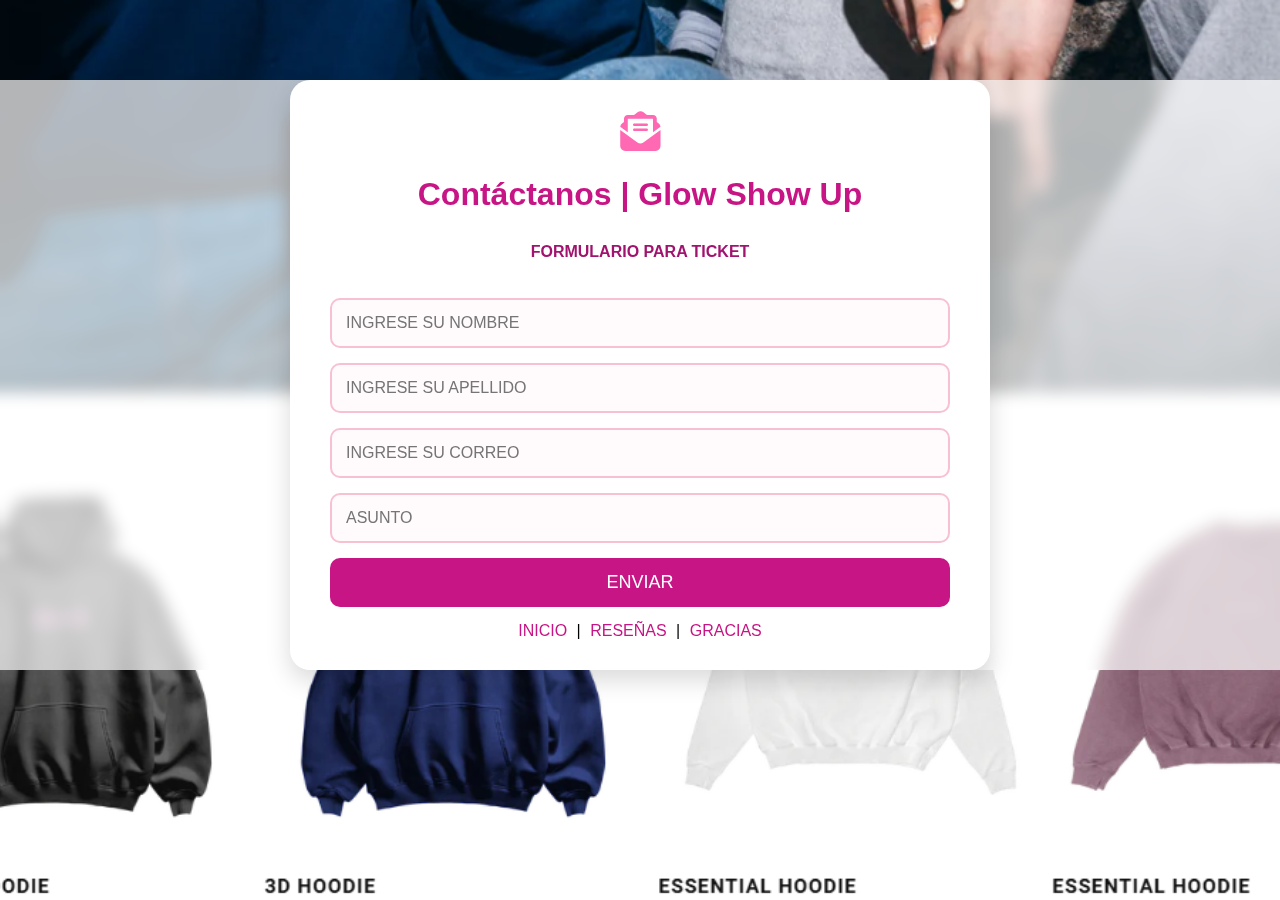
<file: contacto.html>
<!DOCTYPE html>
<html lang="es">
<head>
  <meta charset="UTF-8">
  <title>Contacto | Glow Show Up</title>
  <meta name="viewport" content="width=device-width, initial-scale=1.0">
  <link rel="stylesheet" href="https://cdnjs.cloudflare.com/ajax/libs/font-awesome/6.5.0/css/all.min.css">
  <style>
    * {
      box-sizing: border-box;
    }

    body {
      font-family: 'Segoe UI', sans-serif;
      background: url('imagenes/fondocontacto.png') no-repeat center center fixed;
      background-size: cover;
      margin: 0;
      padding: 0;
      position: relative;
    }

    body::before {
      content: "";
      position: absolute;
      top: 0; left: 0;
      width: 100%; height: 100%;
      background: rgba(255, 255, 255, 0.7); 
      backdrop-filter: blur(8px); 
      z-index: 0;
    }

    .formulario-contacto {
      position: relative;
      z-index: 1;
      background: #fff;
      padding: 30px 40px;
      border-radius: 20px;
      box-shadow: 0 10px 25px rgba(0, 0, 0, 0.15);
      max-width: 700px;
      width: 90%;
      margin: 80px auto;
    }

    h1 {
      font-size: 32px;
      color: #c71585;
      margin-bottom: 20px;
      text-align: center;
      text-shadow: 1px 1px #fff;
    }

    h4 {
      text-align: center;
      color: #a0136f;
      margin-top: 10px;
    }

    .iconito {
      text-align: center;
      font-size: 40px;
      color: #ff69b4;
      margin-bottom: 10px;
    }

    form {
      display: flex;
      flex-direction: column;
      gap: 15px;
    }

    input, textarea {
      padding: 14px;
      font-size: 16px;
      border: 2px solid #f8c1d1;
      border-radius: 10px;
      background-color: #fffafc;
      transition: border-color 0.3s ease;
      width: 100%;
    }

    input:focus, textarea:focus {
      outline: none;
      border-color: #d87093;
    }

    textarea {
      resize: none;
      height: 120px;
    }

    .botons {
      background-color: #c71585;
      color: #fff;
      padding: 14px;
      font-size: 18px;
      border: none;
      border-radius: 10px;
      cursor: pointer;
      transition: background-color 0.3s ease;
    }

    .botons:hover {
      background-color: #a0136f;
    }

    a {
      color: #c71585;
      text-decoration: none;
      margin: 10px 5px 0;
      text-align: center;
    }

    a:hover {
      text-decoration: underline;
    }

    /* --- RESPONSIVO --- */
    @media (max-width: 600px) {
      .formulario-contacto {
        padding: 20px;
        margin: 50px 15px;
      }

      h1 {
        font-size: 26px;
      }

      .iconito {
        font-size: 34px;
      }

      input, textarea {
        font-size: 14px;
        padding: 12px;
      }

      .botons {
        font-size: 16px;
        padding: 12px;
      }

      a {
        display: block;
        margin: 8px 0;
      }
    }
  </style>
</head>
<body>

  <div class="formulario-contacto">
    <div class="iconito">
      <i class="fas fa-envelope-open-text"></i>
    </div>
    <h1>Contáctanos | Glow Show Up</h1>

    <form class="form-register"
        action="https://formspree.io/f/mqakjdnq"
        method="post">
        <h4>FORMULARIO PARA TICKET</h4>
        <input class="controls" type="text" name="nombre" id="nombre" placeholder="INGRESE SU NOMBRE" required>
        <input class="controls" type="text" name="apellido" id="apellido" placeholder="INGRESE SU APELLIDO" required>
        <input class="controls" type="email" name="correo" id="correo" placeholder="INGRESE SU CORREO" required>
        <input class="controls" type="text" name="asunto" id="asunto" placeholder="ASUNTO" required>
        <input class="botons" type="submit" value="ENVIAR">
        <div style="text-align: center;">
          <a href="index.html">INICIO</a> |
          <a href="reseñas.html">RESEÑAS</a> |
          <a href="gracias.html">GRACIAS</a>
        </div>
    </form>
  </div>

</body>
</html>
</file>
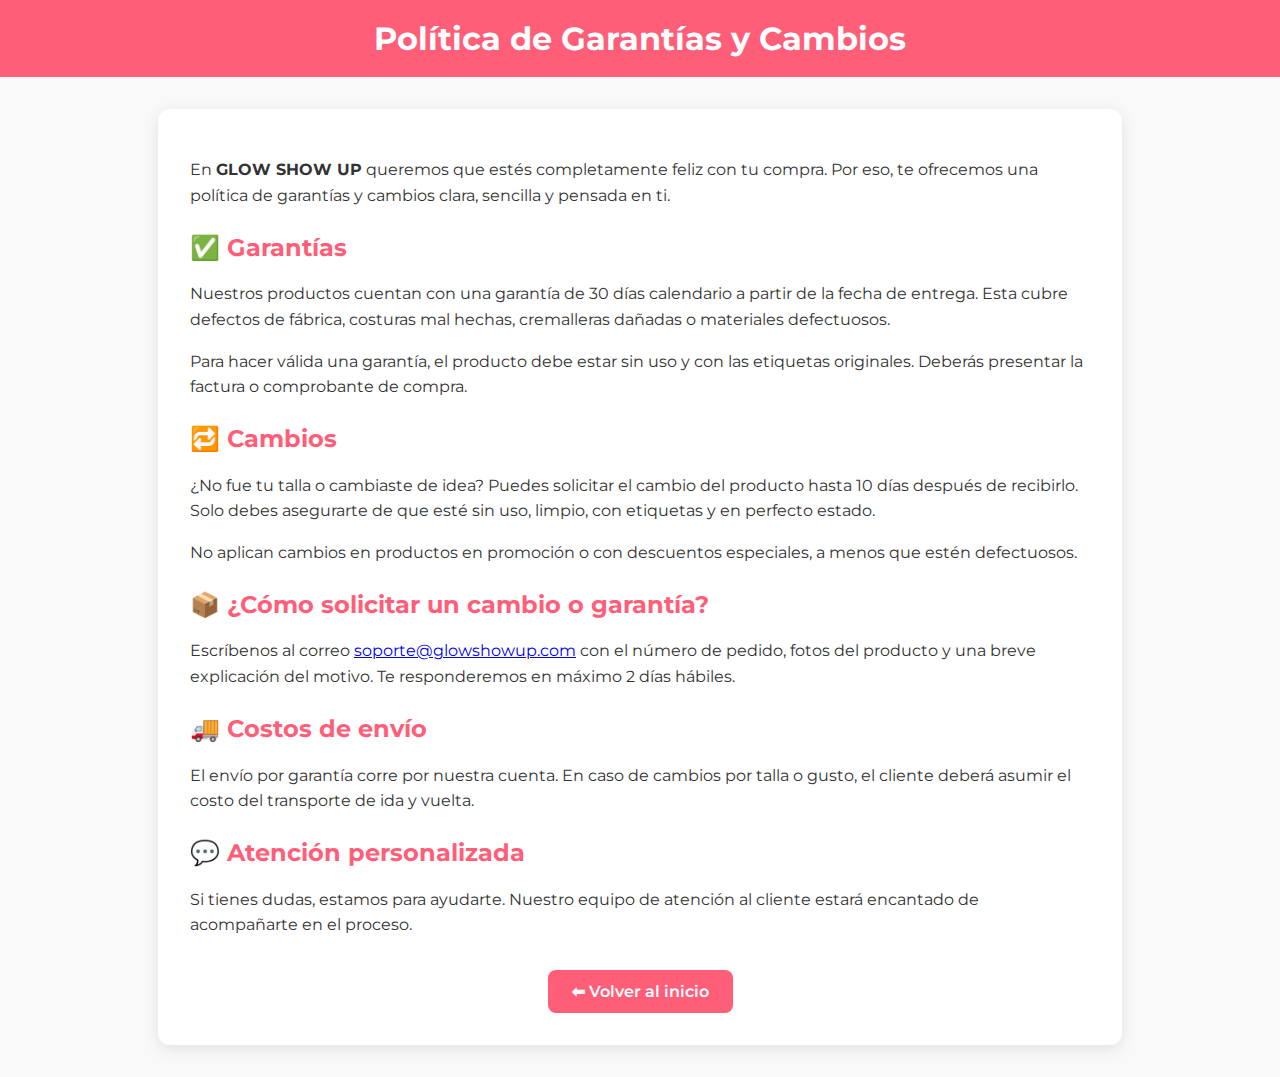
<file: garantias-cambios.html>
<!DOCTYPE html>
<html lang="es">
<head>
  <meta charset="UTF-8">
  <meta name="viewport" content="width=device-width, initial-scale=1">
  <title>Garantías y Cambios</title>
  <link rel="stylesheet" href="https://fonts.googleapis.com/css2?family=Montserrat:wght@400;600&display=swap">
  <style>
    body {
      font-family: 'Montserrat', sans-serif;
      margin: 0;
      padding: 0;
      background: #f9f9f9;
      color: #333;
    }

    header {
      background-color: #ff5e78;
      color: white;
      padding: 1.2rem;
      text-align: center;
    }

    h1 {
      margin: 0;
      font-size: 2rem;
    }

    section {
      max-width: 900px;
      margin: 2rem auto;
      padding: 2rem;
      background: white;
      border-radius: 12px;
      box-shadow: 0 4px 15px rgba(0, 0, 0, 0.1);
    }

    h2 {
      color: #ff5e78;
      margin-top: 1.5rem;
    }

    p {
      line-height: 1.6;
      margin: 1rem 0;
    }

    .back-button {
      display: block;
      width: fit-content;
      margin: 2rem auto 0;
      padding: 0.75rem 1.5rem;
      background-color: #ff5e78;
      color: white;
      border: none;
      border-radius: 8px;
      text-decoration: none;
      font-weight: 600;
      transition: background 0.3s ease;
    }

    .back-button:hover {
      background-color: #e14c66;
    }

    @media (max-width: 768px) {
      section {
        margin: 1rem;
        padding: 1.5rem;
      }

      h1 {
        font-size: 1.6rem;
      }
    }

    @media (max-width: 480px) {
      .back-button {
        padding: 0.6rem 1.2rem;
        font-size: 0.9rem;
      }
    }
  </style>
</head>
<body>

  <header>
    <h1>Política de Garantías y Cambios</h1>
  </header>

  <section>
    <p>En <strong>GLOW SHOW UP</strong> queremos que estés completamente feliz con tu compra. Por eso, te ofrecemos una política de garantías y cambios clara, sencilla y pensada en ti.</p>

    <h2>✅ Garantías</h2>
    <p>Nuestros productos cuentan con una garantía de 30 días calendario a partir de la fecha de entrega. Esta cubre defectos de fábrica, costuras mal hechas, cremalleras dañadas o materiales defectuosos.</p>
    <p>Para hacer válida una garantía, el producto debe estar sin uso y con las etiquetas originales. Deberás presentar la factura o comprobante de compra.</p>

    <h2>🔁 Cambios</h2>
    <p>¿No fue tu talla o cambiaste de idea? Puedes solicitar el cambio del producto hasta 10 días después de recibirlo. Solo debes asegurarte de que esté sin uso, limpio, con etiquetas y en perfecto estado.</p>
    <p>No aplican cambios en productos en promoción o con descuentos especiales, a menos que estén defectuosos.</p>

    <h2>📦 ¿Cómo solicitar un cambio o garantía?</h2>
    <p>Escríbenos al correo <a href="mailto:soporte@glowshowup.com">soporte@glowshowup.com</a> con el número de pedido, fotos del producto y una breve explicación del motivo. Te responderemos en máximo 2 días hábiles.</p>

    <h2>🚚 Costos de envío</h2>
    <p>El envío por garantía corre por nuestra cuenta. En caso de cambios por talla o gusto, el cliente deberá asumir el costo del transporte de ida y vuelta.</p>

    <h2>💬 Atención personalizada</h2>
    <p>Si tienes dudas, estamos para ayudarte. Nuestro equipo de atención al cliente estará encantado de acompañarte en el proceso.</p>

    <a href="index.html" class="back-button">⬅ Volver al inicio</a>
  </section>

</body>
</html>
</file>
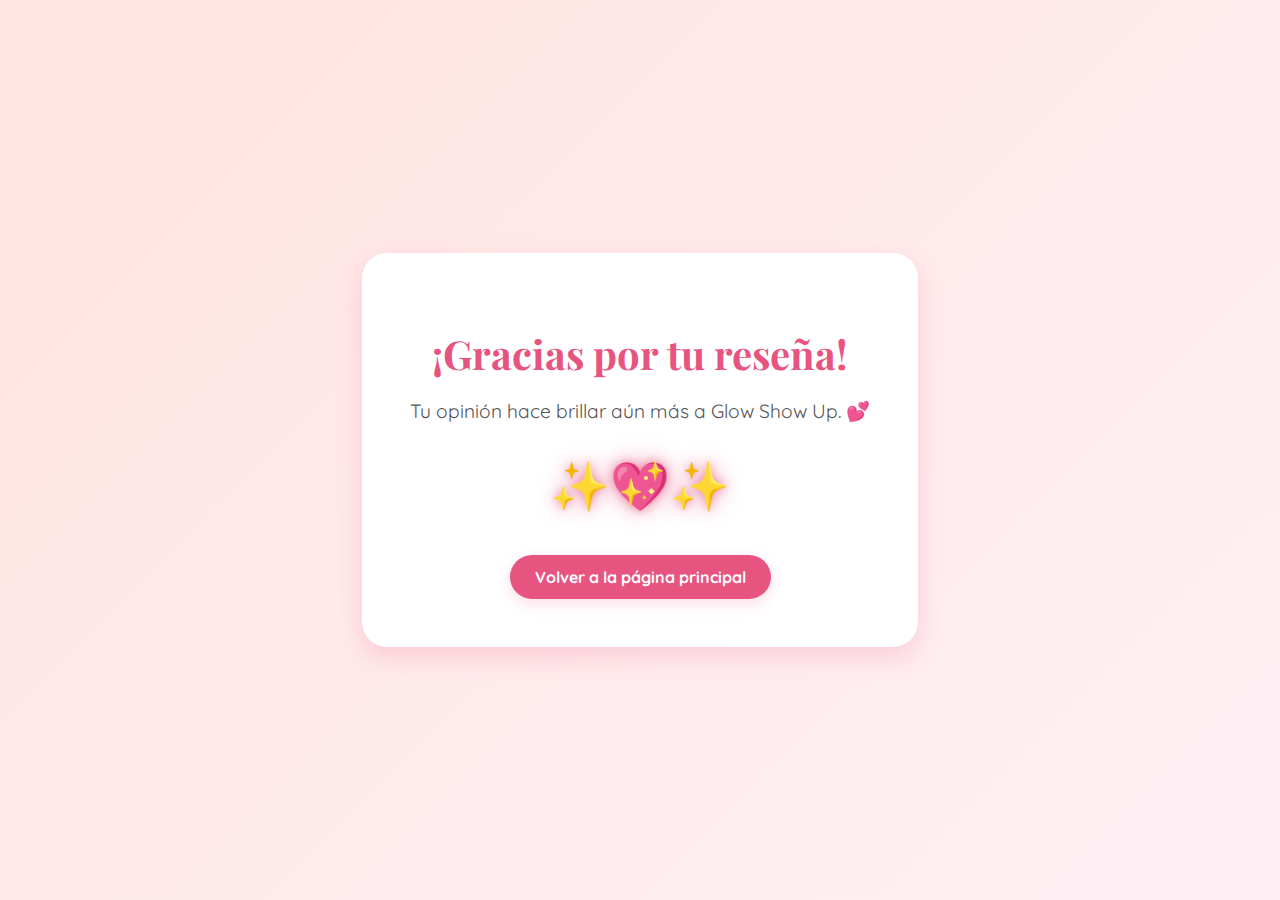
<file: gracias.html>
<!DOCTYPE html>
<html lang="es">
<head>
  <meta charset="UTF-8">
  <title>¡Gracias por tu reseña!</title>
  <link href="https://fonts.googleapis.com/css2?family=Playfair+Display:wght@600&family=Quicksand&display=swap" rel="stylesheet">
  <style>
    body {
      margin: 0;
      padding: 0;
      background: linear-gradient(135deg, #ffe4e1, #fff0f5);
      font-family: 'Quicksand', sans-serif;
      color: #e75480;
      display: flex;
      justify-content: center;
      align-items: center;
      height: 100vh;
      overflow: hidden;
    }

    .thankyou-container {
      background-color: white;
      padding: 3rem;
      border-radius: 25px;
      box-shadow: 0 10px 25px rgba(231, 84, 128, 0.2);
      text-align: center;
      max-width: 600px;
      animation: popIn 0.7s ease-out;
    }

    .thankyou-container h1 {
      font-family: 'Playfair Display', serif;
      font-size: 2.5rem;
      color: #e75480;
      margin-bottom: 1rem;
    }

    .thankyou-container p {
      font-size: 1.2rem;
      color: #555;
      margin-bottom: 2rem;
    }

    .glow-heart {
      font-size: 3rem;
      color: #e75480;
      text-shadow: 0 0 10px rgba(231, 84, 128, 0.6),
                   0 0 20px rgba(231, 84, 128, 0.4),
                   0 0 30px rgba(231, 84, 128, 0.2);
      animation: pulse 2s infinite;
    }

    .back-btn {
      display: inline-block;
      padding: 12px 25px;
      border-radius: 30px;
      background-color: #e75480;
      color: white;
      text-decoration: none;
      font-weight: bold;
      transition: background-color 0.3s;
      box-shadow: 0 5px 15px rgba(231, 84, 128, 0.2);
    }

    .back-btn:hover {
      background-color: #d8436c;
    }

    @keyframes pulse {
      0% { transform: scale(1); opacity: 1; }
      50% { transform: scale(1.1); opacity: 0.8; }
      100% { transform: scale(1); opacity: 1; }
    }

    @keyframes popIn {
      from { transform: scale(0.8); opacity: 0; }
      to { transform: scale(1); opacity: 1; }
    }
  </style>
</head>
<body>
  <div class="thankyou-container">
    <h1>¡Gracias por tu reseña!</h1>
    <p>Tu opinión hace brillar aún más a Glow Show Up. 💕</p>
    <div class="glow-heart">✨💖✨</div>
    <br><br>
    <a href="index.html" class="back-btn">Volver a la página principal</a>
  </div>
</body>
</html>
</file>
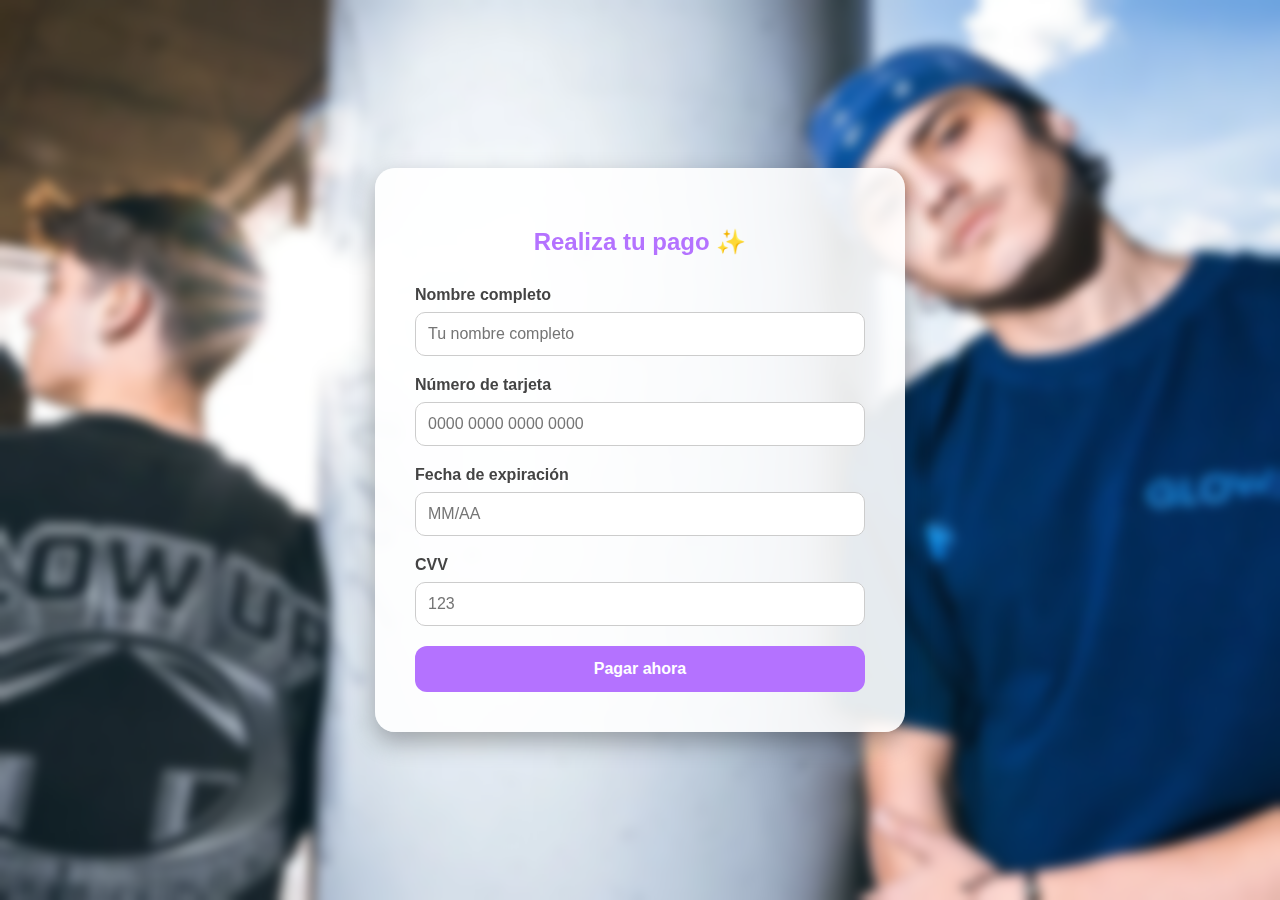
<file: pago.html>
<!DOCTYPE html>
<html lang="es">
<head>
  <meta charset="UTF-8">
  <title>Pago | Glow Show Up</title>
  <style>
    body {
      margin: 0;
      font-family: 'Segoe UI', sans-serif;
      background: url('imagenes/fondopago.png') no-repeat center center fixed;
      background-size: cover;
      backdrop-filter: blur(6px);
      -webkit-backdrop-filter: blur(6px);
      display: flex;
      justify-content: center;
      align-items: center;
      min-height: 100vh;
    }

    .contenedor {
      background: rgba(255, 255, 255, 0.9);
      border-radius: 20px;
      padding: 40px;
      width: 450px;
      box-shadow: 0 10px 25px rgba(0,0,0,0.3);
    }

    h2 {
      text-align: center;
      margin-bottom: 30px;
      color: #b472ff;
    }

    label {
      display: block;
      margin-bottom: 8px;
      font-weight: 600;
      color: #444;
    }

    input {
      width: 100%;
      padding: 12px;
      border: 1px solid #ccc;
      border-radius: 10px;
      font-size: 16px;
      margin-bottom: 20px;
      box-sizing: border-box;
    }

    button {
      width: 100%;
      padding: 14px;
      background-color: #b472ff;
      color: #fff;
      border: none;
      font-size: 16px;
      font-weight: bold;
      border-radius: 12px;
      cursor: pointer;
      transition: background 0.3s ease;
    }

    button:hover {
      background-color: #8e4dd4;
    }

    @media (max-width: 480px) {
      .contenedor {
        width: 90%;
        padding: 25px;
      }
    }
  </style>
</head>
<body>

  <div class="contenedor">
    <h2>Realiza tu pago ✨</h2>
    <form action="procesar_pago.php" method="POST">
      <label for="nombre">Nombre completo</label>
      <input type="text" name="nombre" id="nombre" placeholder="Tu nombre completo" required>

      <label for="numero_tarjeta">Número de tarjeta</label>
      <input type="text" name="numero_tarjeta" id="numero_tarjeta" placeholder="0000 0000 0000 0000" required>

      <label for="fecha_expiracion">Fecha de expiración</label>
      <input type="text" name="fecha_expiracion" id="fecha_expiracion" placeholder="MM/AA" required>

      <label for="cvv">CVV</label>
      <input type="text" name="cvv" id="cvv" placeholder="123" required>

      <button type="submit">Pagar ahora</button>
    </form>
  </div>

</body>
</html>
</file>
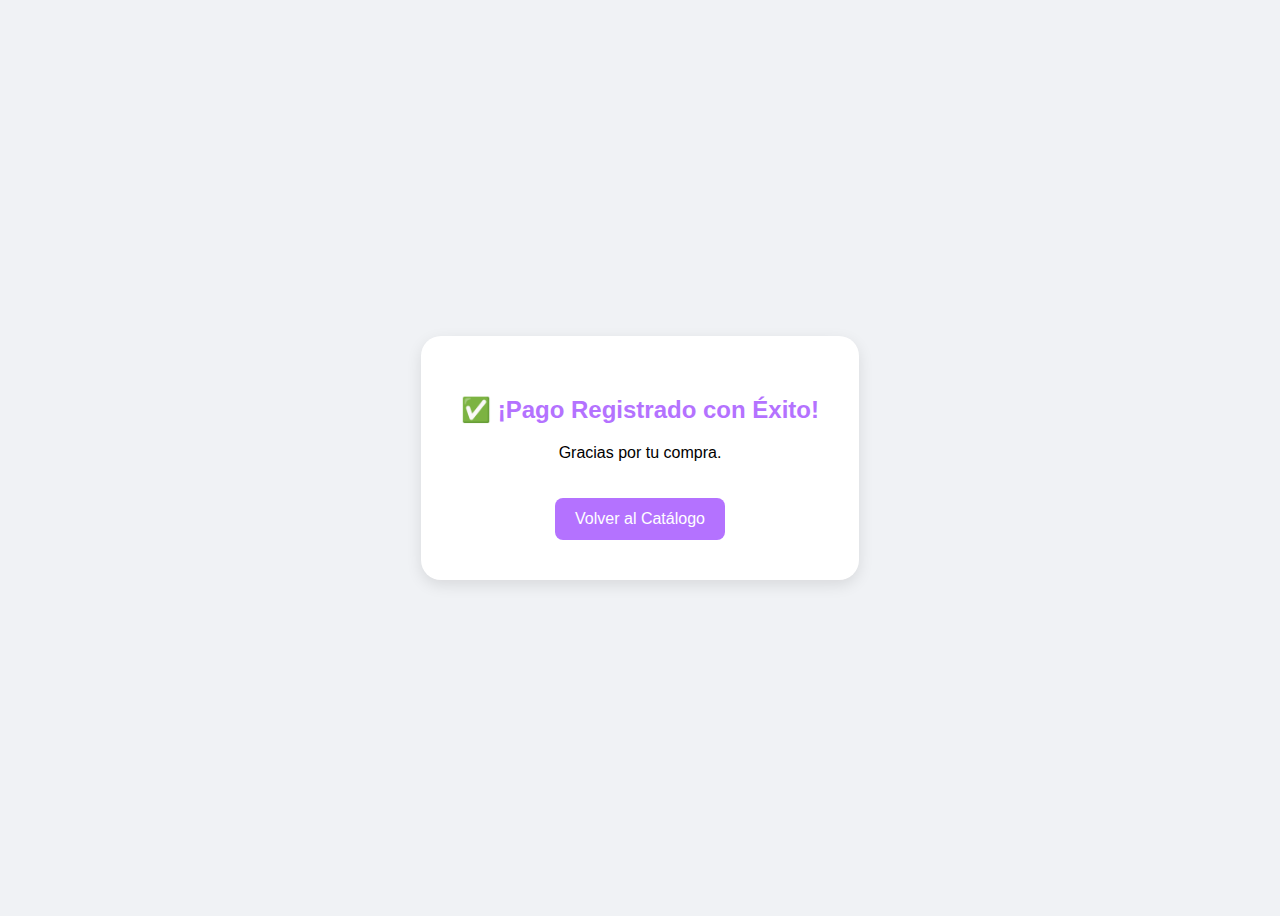
<file: pago_exitoso.html>
<!DOCTYPE html>
<html lang="es">
<head>
    <meta charset="UTF-8">
    <title>¡Gracias por tu compra!</title>
    <style>
        body { 
            font-family: 'Segoe UI', sans-serif; 
            display: grid; 
            place-content: center; 
            text-align: center; 
            min-height: 100vh; 
            background: #f0f2f5; 
        }
        .mensaje { 
            background: white; 
            padding: 40px; 
            border-radius: 20px; 
            box-shadow: 0 5px 15px rgba(0,0,0,0.1); 
        }
        h2 { 
            color: #b472ff; 
        }
        a { 
            display: inline-block; 
            margin-top: 20px; 
            padding: 12px 20px; 
            background-color: #b472ff; 
            color: white; 
            text-decoration: none; 
            border-radius: 8px; 
        }
    </style>
</head>
<body>
    <div class="mensaje">
        <h2>✅ ¡Pago Registrado con Éxito!</h2>
        <p>Gracias por tu compra.</p>
        <a href="productx.php">Volver al Catálogo</a>
    </div>

    <script>
        // Este script limpia el carrito después de una compra exitosa
        localStorage.removeItem('carrito');
        localStorage.removeItem('totalCompra');
    </script>
</body>
</html>
</file>
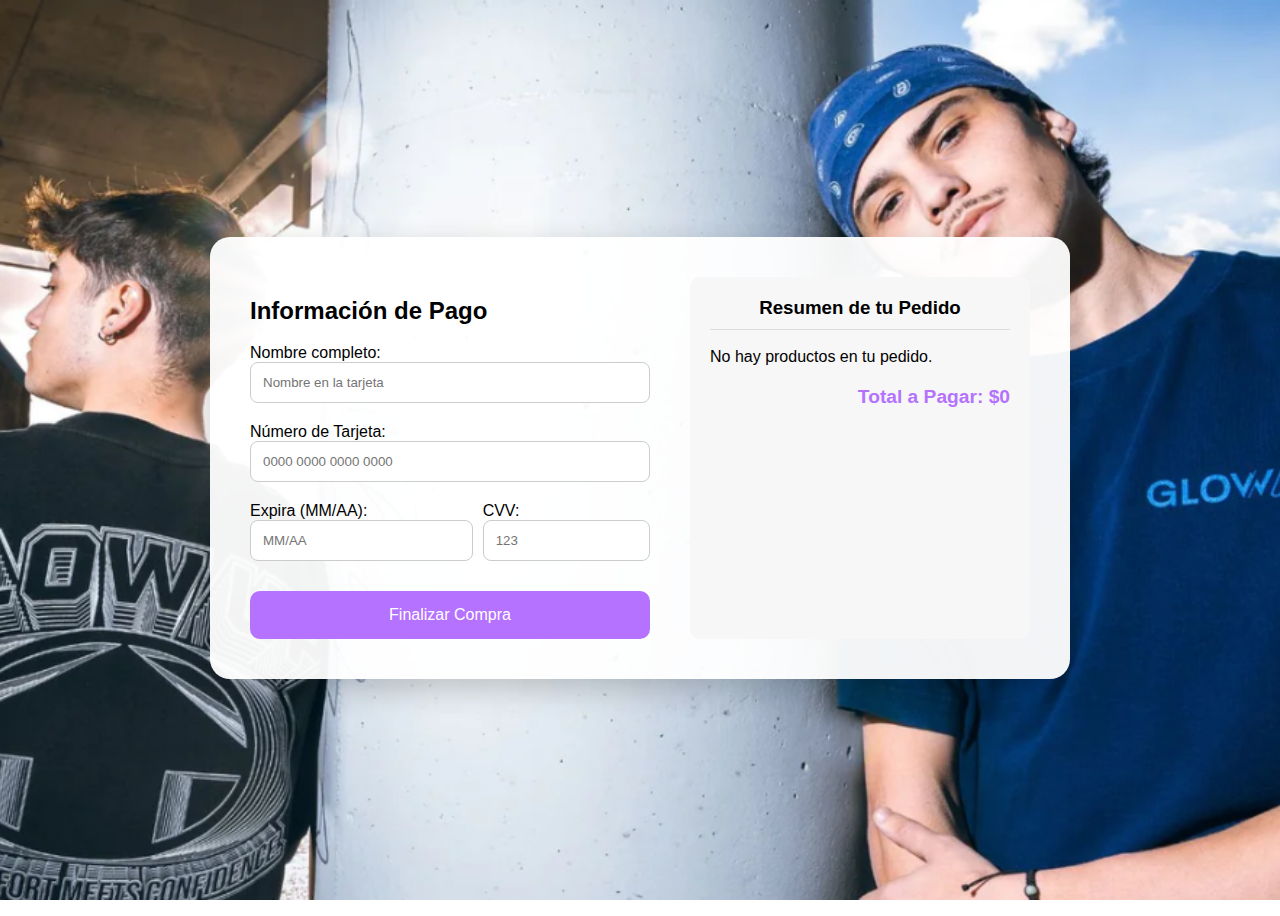
<file: PFormulario.html>
<!DOCTYPE html>
<html lang="es">
<head>
    <meta charset="UTF-8">
    <title>Realizar Pago | Glow Show Up</title>
    <style>
        /* Tu CSS se queda exactamente igual */
        body { font-family: 'Segoe UI', sans-serif; display: flex; justify-content: center; align-items: center; min-height: 100vh; background: url('imagenes/fondopago.png') no-repeat center center fixed; background-size: cover; }
        .contenedor-pago { display: flex; gap: 40px; background: rgba(255, 255, 255, 0.95); padding: 40px; border-radius: 20px; box-shadow: 0 10px 30px rgba(0,0,0,0.2); }
        .formulario-pago { width: 400px; }
        .resumen-pedido { width: 300px; background: #f7f7f7; padding: 20px; border-radius: 10px; }
        .resumen-pedido h3 { text-align: center; border-bottom: 1px solid #ddd; padding-bottom: 10px; margin-top: 0; }
        #lista-resumen { list-style: none; padding: 0; }
        #lista-resumen li { display: flex; justify-content: space-between; margin-bottom: 10px; font-size: 14px; }
        #total-resumen { text-align: right; font-weight: bold; font-size: 1.2rem; margin-top: 20px; color: #b472ff; }
        input { width: 100%; padding: 12px; margin-bottom: 20px; border-radius: 8px; border: 1px solid #ccc; box-sizing: border-box; }
        .input-grupo { display: flex; gap: 10px; }
        button { width: 100%; padding: 15px; background-color: #b472ff; color: white; border: none; border-radius: 10px; font-size: 16px; cursor: pointer; margin-top: 10px; }
    </style>
</head>
<body>

    <div class="contenedor-pago">
        <div class="formulario-pago">
            <h2>Información de Pago</h2>
            <form action="procesar_pago.php" method="POST">
                <label for="nombre">Nombre completo:</label>
                <input type="text" id="nombre" name="nombre" placeholder="Nombre en la tarjeta" required>
                
                <label for="numero_tarjeta">Número de Tarjeta:</label>
                <input type="text" id="numero_tarjeta" name="numero_tarjeta" placeholder="0000 0000 0000 0000" maxlength="16" required>

                <div class="input-grupo">
                    <div>
                        <label for="fecha_expiracion">Expira (MM/AA):</label>
                        <input type="text" id="fecha_expiracion" name="fecha_expiracion" placeholder="MM/AA" maxlength="5" required>
                    </div>
                    <div>
                        <label for="cvv">CVV:</label>
                        <input type="text" id="cvv" name="cvv" placeholder="123" maxlength="4" required>
                    </div>
                </div>

                <input type="hidden" name="total_pago" id="total_pago_input">
                <button type="submit">Finalizar Compra</button>
            </form>
        </div>

        <div class="resumen-pedido">
            <h3>Resumen de tu Pedido</h3>
            <ul id="lista-resumen"></ul>
            <div id="total-resumen"></div>
        </div>
    </div>

    <script>
    document.addEventListener('DOMContentLoaded', () => {
        const listaResumen = document.getElementById('lista-resumen');
        const totalResumen = document.getElementById('total-resumen');
        const totalPagoInput = document.getElementById('total_pago_input');

        const carrito = JSON.parse(localStorage.getItem('carrito')) || [];
        const total = localStorage.getItem('totalCompra') || 0;

        if (carrito.length === 0) {
            listaResumen.innerHTML = '<p>No hay productos en tu pedido.</p>';
        } else {
            carrito.forEach(producto => {
                const li = document.createElement('li');
                li.innerHTML = `
                    <span>${producto.nombre} (x${producto.cantidad})</span>
                    <strong>$${(producto.precio * producto.cantidad).toLocaleString('es-CO')}</strong>
                `;
                listaResumen.appendChild(li);
            });
        }

       const totalNumerico = parseFloat(total);
        const totalFormateado = totalNumerico.toLocaleString('es-CO');
        
        // Muestra el total correcto en el resumen
        totalResumen.textContent = `Total a Pagar: $${totalFormateado}`;
        
        // Asigna el total correcto al campo oculto del formulario
        totalPagoInput.value = totalNumerico;
    });
        // --- Lógica para el formato MM/AA ---
        document.getElementById('fecha_expiracion').addEventListener('input', function(e) {
            let input = e.target.value.replace(/\D/g, '');
            input = input.substring(0, 4);
            let month = input.substring(0, 2);
            let year = input.substring(2, 4);
            if (input.length > 2) {
                e.target.value = `${month}/${year}`;
            } else {
                e.target.value = month;
            }
        });

        // --- VALIDACIONES DE LOS CAMPOS ---
        document.getElementById('nombre').addEventListener('input', function(e) {
            e.target.value = e.target.value.replace(/[0-9]/g, '');
        });
        document.getElementById('numero_tarjeta').addEventListener('input', function(e) {
            e.target.value = e.target.value.replace(/\D/g, '');
        });
        document.getElementById('cvv').addEventListener('input', function(e) {
            e.target.value = e.target.value.replace(/\D/g, '');
        });
    
    </script>

</body>
</html>
</file>
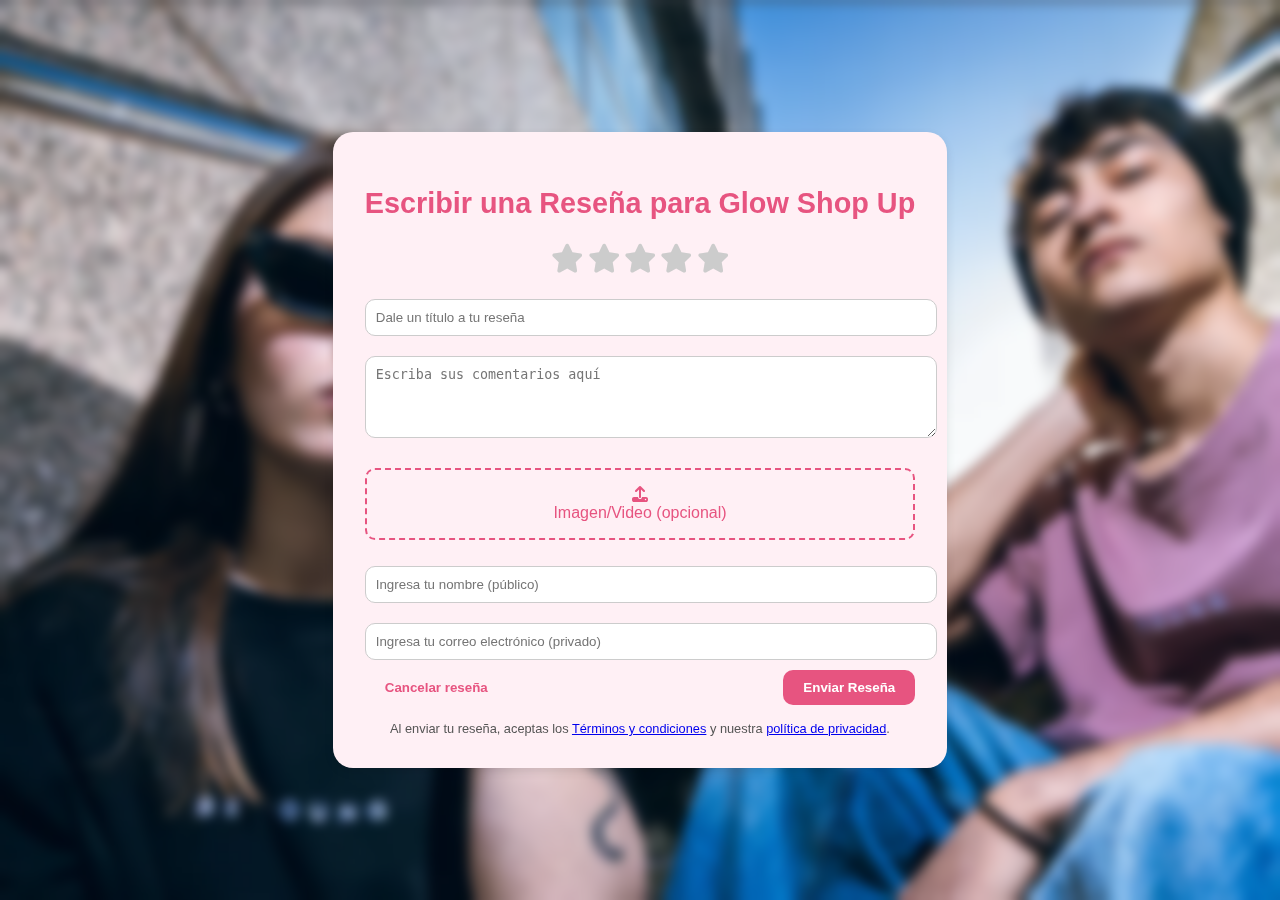
<file: reseñas.html>
<!DOCTYPE html>
<html lang="en">
<head>
  <meta charset="UTF-8">
  <meta name="viewport" content="width=device-width, initial-scale=1.0">
  <title>Reseñas</title>
</head>
<body>
  
</body>
</html><link rel="stylesheet" href="https://cdnjs.cloudflare.com/ajax/libs/font-awesome/6.4.0/css/all.min.css"/>

<style>
   body {
      margin: 0;
      font-family: 'Segoe UI', sans-serif;
      background: url('imagenes/fondocarrito.png') no-repeat center center fixed;
      background-size: cover;
      backdrop-filter: blur(6px);
      -webkit-backdrop-filter: blur(6px);
      display: flex;
      justify-content: center;
      align-items: center;
      min-height: 100vh;
    }

  
  .review-form {
    max-width: 600px;
    margin: 2rem auto;
    padding: 2rem;
    background-color: #fff0f5;
    border-radius: 20px;
    box-shadow: 0 4px 10px rgba(0,0,0,0.1);
    font-family: 'Arial', sans-serif;
  }

  .review-form h2 {
    text-align: center;
    margin-bottom: 1.5rem;
    font-size: 1.8rem;
    color: #e75480;
  }

  .stars {
    text-align: center;
    margin-bottom: 1rem;
  }

  .stars i {
    font-size: 1.8rem;
    color: #ccc;
    cursor: pointer;
    transition: color 0.2s;
  }

  .stars i.selected {
    color: #e75480;
  }

  .review-form input,
  .review-form textarea {
    width: 100%;
    padding: 10px;
    margin: 10px 0;
    border: 1px solid #ccc;
    border-radius: 10px;
  }

  .upload-box {
    text-align: center;
    padding: 1rem;
    border: 2px dashed #e75480;
    border-radius: 10px;
    margin: 1rem 0;
    cursor: pointer;
    color: #e75480;
  }

  .review-buttons {
    display: flex;
    justify-content: space-between;
  }

  .review-buttons button {
    padding: 10px 20px;
    border: none;
    border-radius: 10px;
    font-weight: bold;
    cursor: pointer;
  }

  .btn-cancel {
    background-color: transparent;
    border: 2px solid #e75480;
    color: #e75480;
  }

  .btn-submit {
    background-color: #e75480;
    color: white;
  }

  .note {
    font-size: 0.8rem;
    color: #555;
    margin-top: 1rem;
    text-align: center;
  }
</style>

<form class="review-form" action="guardar_resena.php" method="POST" enctype="multipart/form-data">

  
  <h2>Escribir una Reseña para Glow Shop Up</h2>

  <div class="stars" id="star-rating">
    <i class="fas fa-star" data-value="1"></i>
    <i class="fas fa-star" data-value="2"></i>
    <i class="fas fa-star" data-value="3"></i>
    <i class="fas fa-star" data-value="4"></i>
    <i class="fas fa-star" data-value="5"></i>
  </div>

  <input type="hidden" name="rating" id="rating-value">

  <input type="text" name="titulo" placeholder="Dale un título a tu reseña" required>
  <textarea name="comentario" rows="4" placeholder="Escriba sus comentarios aquí" required></textarea>

  <div class="upload-box">
    <label for="archivo">
      <i class="fas fa-upload"></i><br>
      Imagen/Video (opcional)
    </label>
    <input type="file" id="archivo" name="archivo" accept="image/*,video/*" style="display:none;">
  </div>

  <input type="text" name="nombre_publico" placeholder="Ingresa tu nombre (público)" required>
  <input type="email" name="correo" placeholder="Ingresa tu correo electrónico (privado)" required>

  <div class="review-buttons">
    <button type="reset" class="btn-cancel">Cancelar reseña</button>
    <button type="submit" class="btn-submit">Enviar Reseña</button> 
  </div>

  <div class="note">
    Al enviar tu reseña, aceptas los <a href="#">Términos y condiciones</a> y nuestra <a href="#">política de privacidad</a>.
  </div>
</form>

<script>
  const stars = document.querySelectorAll("#star-rating i");
  const ratingValue = document.getElementById("rating-value");

  stars.forEach(star => {
    star.addEventListener("click", () => {
      const val = star.getAttribute("data-value");
      ratingValue.value = val;
      stars.forEach(s => s.classList.remove("selected"));
      for (let i = 0; i < val; i++) {
        stars[i].classList.add("selected");
      }
    });
  });
</script>
</file>
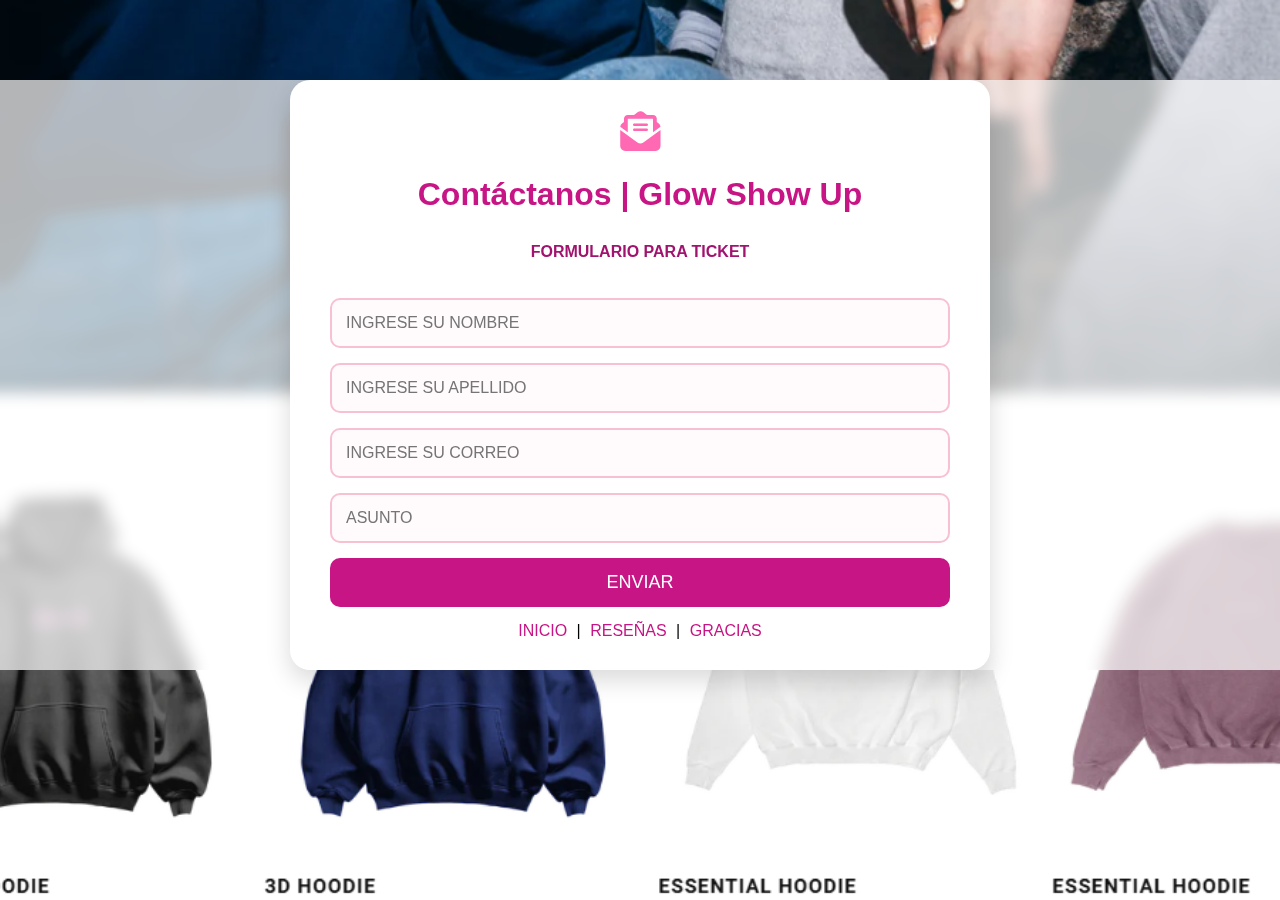
<file: Glow_Show_Up2/contacto.html>
<!DOCTYPE html>
<html lang="es">
<head>
  <meta charset="UTF-8">
  <title>Contacto | Glow Show Up</title>
  <meta name="viewport" content="width=device-width, initial-scale=1.0">
  <link rel="stylesheet" href="https://cdnjs.cloudflare.com/ajax/libs/font-awesome/6.5.0/css/all.min.css">
  <style>
    * {
      box-sizing: border-box;
    }

    body {
      font-family: 'Segoe UI', sans-serif;
      background: url('imagenes/fondocontacto.png') no-repeat center center fixed;
      background-size: cover;
      margin: 0;
      padding: 0;
      position: relative;
    }

    body::before {
      content: "";
      position: absolute;
      top: 0; left: 0;
      width: 100%; height: 100%;
      background: rgba(255, 255, 255, 0.7); 
      backdrop-filter: blur(8px); 
      z-index: 0;
    }

    .formulario-contacto {
      position: relative;
      z-index: 1;
      background: #fff;
      padding: 30px 40px;
      border-radius: 20px;
      box-shadow: 0 10px 25px rgba(0, 0, 0, 0.15);
      max-width: 700px;
      width: 90%;
      margin: 80px auto;
    }

    h1 {
      font-size: 32px;
      color: #c71585;
      margin-bottom: 20px;
      text-align: center;
      text-shadow: 1px 1px #fff;
    }

    h4 {
      text-align: center;
      color: #a0136f;
      margin-top: 10px;
    }

    .iconito {
      text-align: center;
      font-size: 40px;
      color: #ff69b4;
      margin-bottom: 10px;
    }

    form {
      display: flex;
      flex-direction: column;
      gap: 15px;
    }

    input, textarea {
      padding: 14px;
      font-size: 16px;
      border: 2px solid #f8c1d1;
      border-radius: 10px;
      background-color: #fffafc;
      transition: border-color 0.3s ease;
      width: 100%;
    }

    input:focus, textarea:focus {
      outline: none;
      border-color: #d87093;
    }

    textarea {
      resize: none;
      height: 120px;
    }

    .botons {
      background-color: #c71585;
      color: #fff;
      padding: 14px;
      font-size: 18px;
      border: none;
      border-radius: 10px;
      cursor: pointer;
      transition: background-color 0.3s ease;
    }

    .botons:hover {
      background-color: #a0136f;
    }

    a {
      color: #c71585;
      text-decoration: none;
      margin: 10px 5px 0;
      text-align: center;
    }

    a:hover {
      text-decoration: underline;
    }

    /* --- RESPONSIVO --- */
    @media (max-width: 600px) {
      .formulario-contacto {
        padding: 20px;
        margin: 50px 15px;
      }

      h1 {
        font-size: 26px;
      }

      .iconito {
        font-size: 34px;
      }

      input, textarea {
        font-size: 14px;
        padding: 12px;
      }

      .botons {
        font-size: 16px;
        padding: 12px;
      }

      a {
        display: block;
        margin: 8px 0;
      }
    }
  </style>
</head>
<body>

  <div class="formulario-contacto">
    <div class="iconito">
      <i class="fas fa-envelope-open-text"></i>
    </div>
    <h1>Contáctanos | Glow Show Up</h1>

    <form class="form-register"
        action="https://formspree.io/f/mqakjdnq"
        method="post">
        <h4>FORMULARIO PARA TICKET</h4>
        <input class="controls" type="text" name="nombre" id="nombre" placeholder="INGRESE SU NOMBRE" required>
        <input class="controls" type="text" name="apellido" id="apellido" placeholder="INGRESE SU APELLIDO" required>
        <input class="controls" type="email" name="correo" id="correo" placeholder="INGRESE SU CORREO" required>
        <input class="controls" type="text" name="asunto" id="asunto" placeholder="ASUNTO" required>
        <input class="botons" type="submit" value="ENVIAR">
        <div style="text-align: center;">
          <a href="index.html">INICIO</a> |
          <a href="reseñas.html">RESEÑAS</a> |
          <a href="gracias.html">GRACIAS</a>
        </div>
    </form>
  </div>

</body>
</html>
</file>
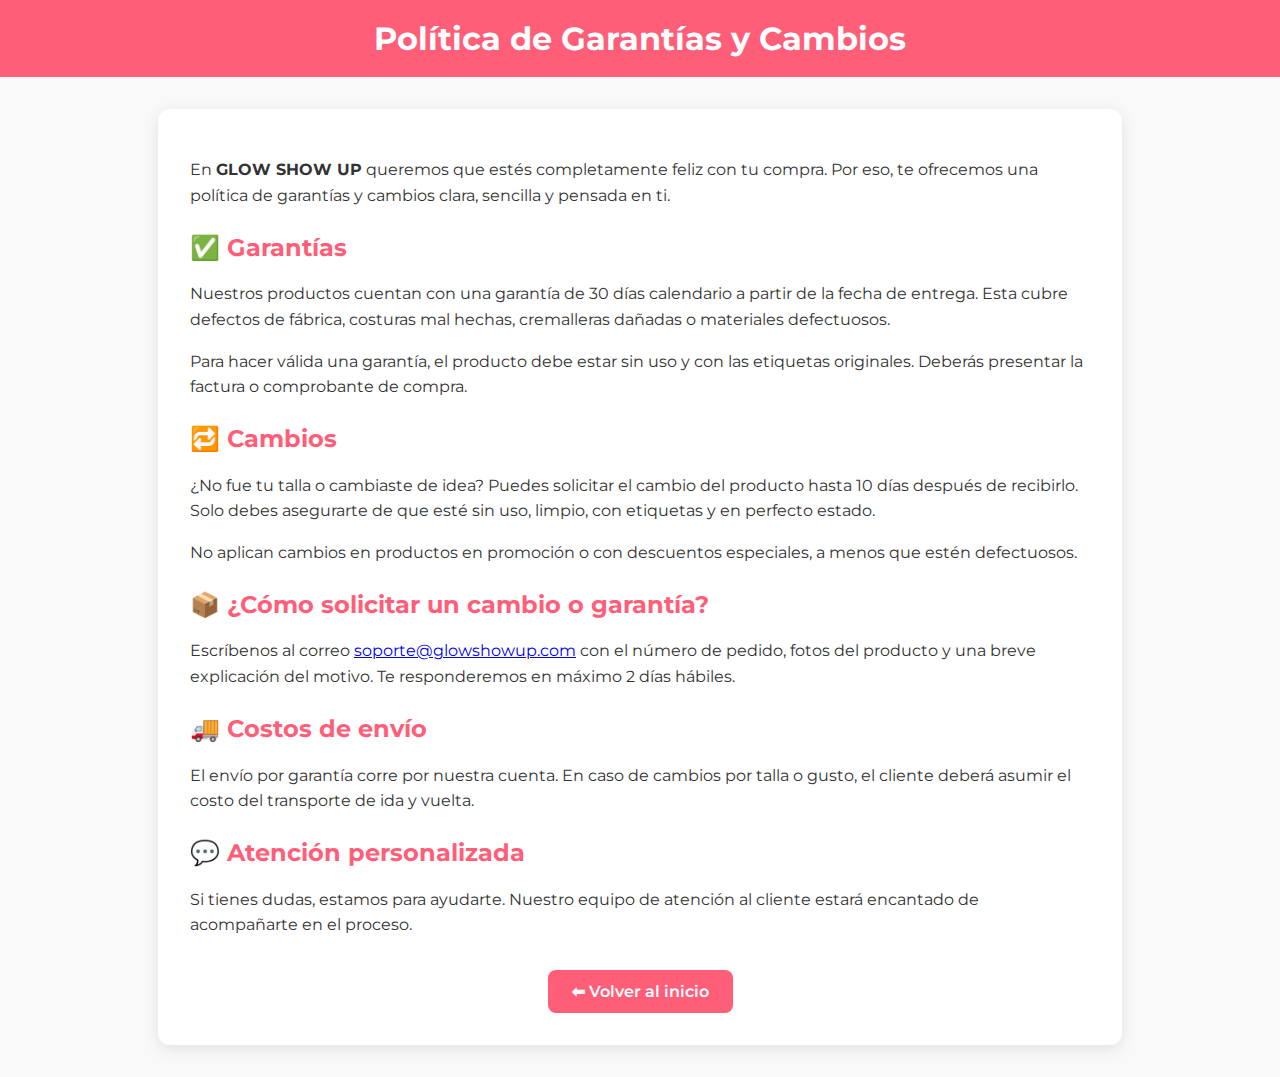
<file: Glow_Show_Up2/garantias-cambios.html>
<!DOCTYPE html>
<html lang="es">
<head>
  <meta charset="UTF-8">
  <meta name="viewport" content="width=device-width, initial-scale=1">
  <title>Garantías y Cambios</title>
  <link rel="stylesheet" href="https://fonts.googleapis.com/css2?family=Montserrat:wght@400;600&display=swap">
  <style>
    body {
      font-family: 'Montserrat', sans-serif;
      margin: 0;
      padding: 0;
      background: #f9f9f9;
      color: #333;
    }

    header {
      background-color: #ff5e78;
      color: white;
      padding: 1.2rem;
      text-align: center;
    }

    h1 {
      margin: 0;
      font-size: 2rem;
    }

    section {
      max-width: 900px;
      margin: 2rem auto;
      padding: 2rem;
      background: white;
      border-radius: 12px;
      box-shadow: 0 4px 15px rgba(0, 0, 0, 0.1);
    }

    h2 {
      color: #ff5e78;
      margin-top: 1.5rem;
    }

    p {
      line-height: 1.6;
      margin: 1rem 0;
    }

    .back-button {
      display: block;
      width: fit-content;
      margin: 2rem auto 0;
      padding: 0.75rem 1.5rem;
      background-color: #ff5e78;
      color: white;
      border: none;
      border-radius: 8px;
      text-decoration: none;
      font-weight: 600;
      transition: background 0.3s ease;
    }

    .back-button:hover {
      background-color: #e14c66;
    }

    @media (max-width: 768px) {
      section {
        margin: 1rem;
        padding: 1.5rem;
      }

      h1 {
        font-size: 1.6rem;
      }
    }

    @media (max-width: 480px) {
      .back-button {
        padding: 0.6rem 1.2rem;
        font-size: 0.9rem;
      }
    }
  </style>
</head>
<body>

  <header>
    <h1>Política de Garantías y Cambios</h1>
  </header>

  <section>
    <p>En <strong>GLOW SHOW UP</strong> queremos que estés completamente feliz con tu compra. Por eso, te ofrecemos una política de garantías y cambios clara, sencilla y pensada en ti.</p>

    <h2>✅ Garantías</h2>
    <p>Nuestros productos cuentan con una garantía de 30 días calendario a partir de la fecha de entrega. Esta cubre defectos de fábrica, costuras mal hechas, cremalleras dañadas o materiales defectuosos.</p>
    <p>Para hacer válida una garantía, el producto debe estar sin uso y con las etiquetas originales. Deberás presentar la factura o comprobante de compra.</p>

    <h2>🔁 Cambios</h2>
    <p>¿No fue tu talla o cambiaste de idea? Puedes solicitar el cambio del producto hasta 10 días después de recibirlo. Solo debes asegurarte de que esté sin uso, limpio, con etiquetas y en perfecto estado.</p>
    <p>No aplican cambios en productos en promoción o con descuentos especiales, a menos que estén defectuosos.</p>

    <h2>📦 ¿Cómo solicitar un cambio o garantía?</h2>
    <p>Escríbenos al correo <a href="mailto:soporte@glowshowup.com">soporte@glowshowup.com</a> con el número de pedido, fotos del producto y una breve explicación del motivo. Te responderemos en máximo 2 días hábiles.</p>

    <h2>🚚 Costos de envío</h2>
    <p>El envío por garantía corre por nuestra cuenta. En caso de cambios por talla o gusto, el cliente deberá asumir el costo del transporte de ida y vuelta.</p>

    <h2>💬 Atención personalizada</h2>
    <p>Si tienes dudas, estamos para ayudarte. Nuestro equipo de atención al cliente estará encantado de acompañarte en el proceso.</p>

    <a href="index.html" class="back-button">⬅ Volver al inicio</a>
  </section>

</body>
</html>
</file>
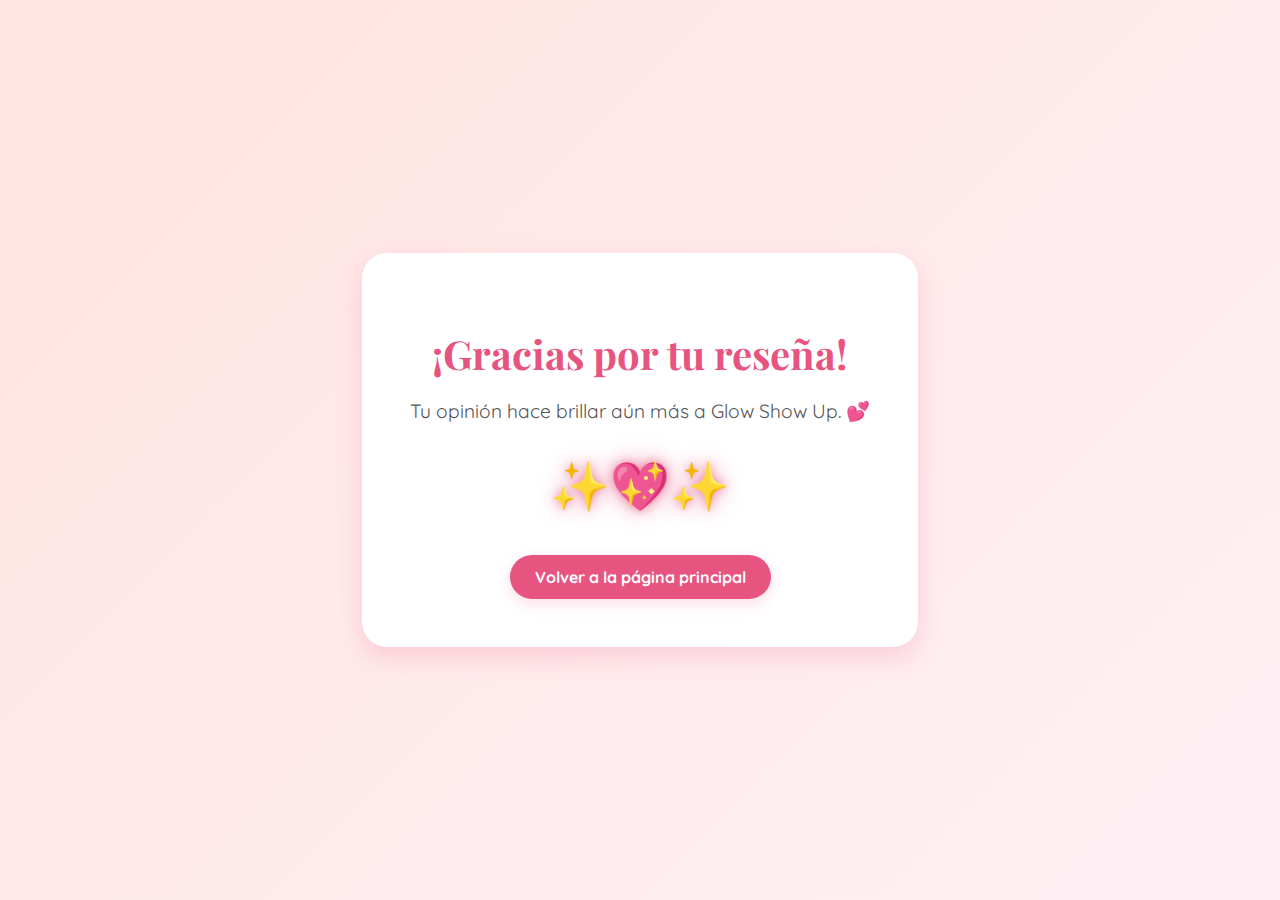
<file: Glow_Show_Up2/gracias.html>
<!DOCTYPE html>
<html lang="es">
<head>
  <meta charset="UTF-8">
  <title>¡Gracias por tu reseña!</title>
  <link href="https://fonts.googleapis.com/css2?family=Playfair+Display:wght@600&family=Quicksand&display=swap" rel="stylesheet">
  <style>
    body {
      margin: 0;
      padding: 0;
      background: linear-gradient(135deg, #ffe4e1, #fff0f5);
      font-family: 'Quicksand', sans-serif;
      color: #e75480;
      display: flex;
      justify-content: center;
      align-items: center;
      height: 100vh;
      overflow: hidden;
    }

    .thankyou-container {
      background-color: white;
      padding: 3rem;
      border-radius: 25px;
      box-shadow: 0 10px 25px rgba(231, 84, 128, 0.2);
      text-align: center;
      max-width: 600px;
      animation: popIn 0.7s ease-out;
    }

    .thankyou-container h1 {
      font-family: 'Playfair Display', serif;
      font-size: 2.5rem;
      color: #e75480;
      margin-bottom: 1rem;
    }

    .thankyou-container p {
      font-size: 1.2rem;
      color: #555;
      margin-bottom: 2rem;
    }

    .glow-heart {
      font-size: 3rem;
      color: #e75480;
      text-shadow: 0 0 10px rgba(231, 84, 128, 0.6),
                   0 0 20px rgba(231, 84, 128, 0.4),
                   0 0 30px rgba(231, 84, 128, 0.2);
      animation: pulse 2s infinite;
    }

    .back-btn {
      display: inline-block;
      padding: 12px 25px;
      border-radius: 30px;
      background-color: #e75480;
      color: white;
      text-decoration: none;
      font-weight: bold;
      transition: background-color 0.3s;
      box-shadow: 0 5px 15px rgba(231, 84, 128, 0.2);
    }

    .back-btn:hover {
      background-color: #d8436c;
    }

    @keyframes pulse {
      0% { transform: scale(1); opacity: 1; }
      50% { transform: scale(1.1); opacity: 0.8; }
      100% { transform: scale(1); opacity: 1; }
    }

    @keyframes popIn {
      from { transform: scale(0.8); opacity: 0; }
      to { transform: scale(1); opacity: 1; }
    }
  </style>
</head>
<body>
  <div class="thankyou-container">
    <h1>¡Gracias por tu reseña!</h1>
    <p>Tu opinión hace brillar aún más a Glow Show Up. 💕</p>
    <div class="glow-heart">✨💖✨</div>
    <br><br>
    <a href="index.html" class="back-btn">Volver a la página principal</a>
  </div>
</body>
</html>
</file>
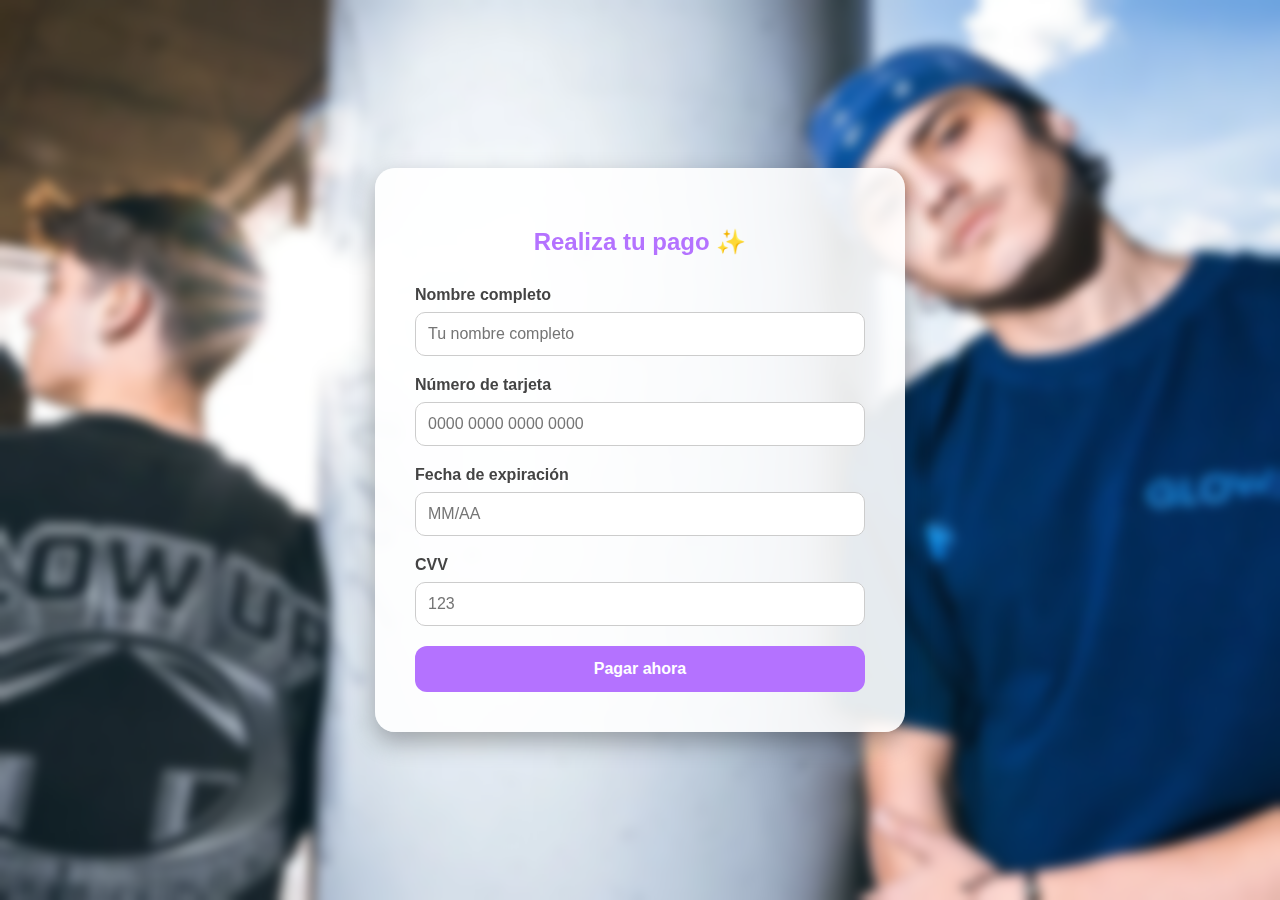
<file: Glow_Show_Up2/pago.html>
<!DOCTYPE html>
<html lang="es">
<head>
  <meta charset="UTF-8">
  <title>Pago | Glow Show Up</title>
  <style>
    body {
      margin: 0;
      font-family: 'Segoe UI', sans-serif;
      background: url('imagenes/fondopago.png') no-repeat center center fixed;
      background-size: cover;
      backdrop-filter: blur(6px);
      -webkit-backdrop-filter: blur(6px);
      display: flex;
      justify-content: center;
      align-items: center;
      min-height: 100vh;
    }

    .contenedor {
      background: rgba(255, 255, 255, 0.9);
      border-radius: 20px;
      padding: 40px;
      width: 450px;
      box-shadow: 0 10px 25px rgba(0,0,0,0.3);
    }

    h2 {
      text-align: center;
      margin-bottom: 30px;
      color: #b472ff;
    }

    label {
      display: block;
      margin-bottom: 8px;
      font-weight: 600;
      color: #444;
    }

    input {
      width: 100%;
      padding: 12px;
      border: 1px solid #ccc;
      border-radius: 10px;
      font-size: 16px;
      margin-bottom: 20px;
      box-sizing: border-box;
    }

    button {
      width: 100%;
      padding: 14px;
      background-color: #b472ff;
      color: #fff;
      border: none;
      font-size: 16px;
      font-weight: bold;
      border-radius: 12px;
      cursor: pointer;
      transition: background 0.3s ease;
    }

    button:hover {
      background-color: #8e4dd4;
    }

    @media (max-width: 480px) {
      .contenedor {
        width: 90%;
        padding: 25px;
      }
    }
  </style>
</head>
<body>

  <div class="contenedor">
    <h2>Realiza tu pago ✨</h2>
    <form action="procesar_pago.php" method="POST">
      <label for="nombre">Nombre completo</label>
      <input type="text" name="nombre" id="nombre" placeholder="Tu nombre completo" required>

      <label for="numero_tarjeta">Número de tarjeta</label>
      <input type="text" name="numero_tarjeta" id="numero_tarjeta" placeholder="0000 0000 0000 0000" required>

      <label for="fecha_expiracion">Fecha de expiración</label>
      <input type="text" name="fecha_expiracion" id="fecha_expiracion" placeholder="MM/AA" required>

      <label for="cvv">CVV</label>
      <input type="text" name="cvv" id="cvv" placeholder="123" required>

      <button type="submit">Pagar ahora</button>
    </form>
  </div>

</body>
</html>
</file>
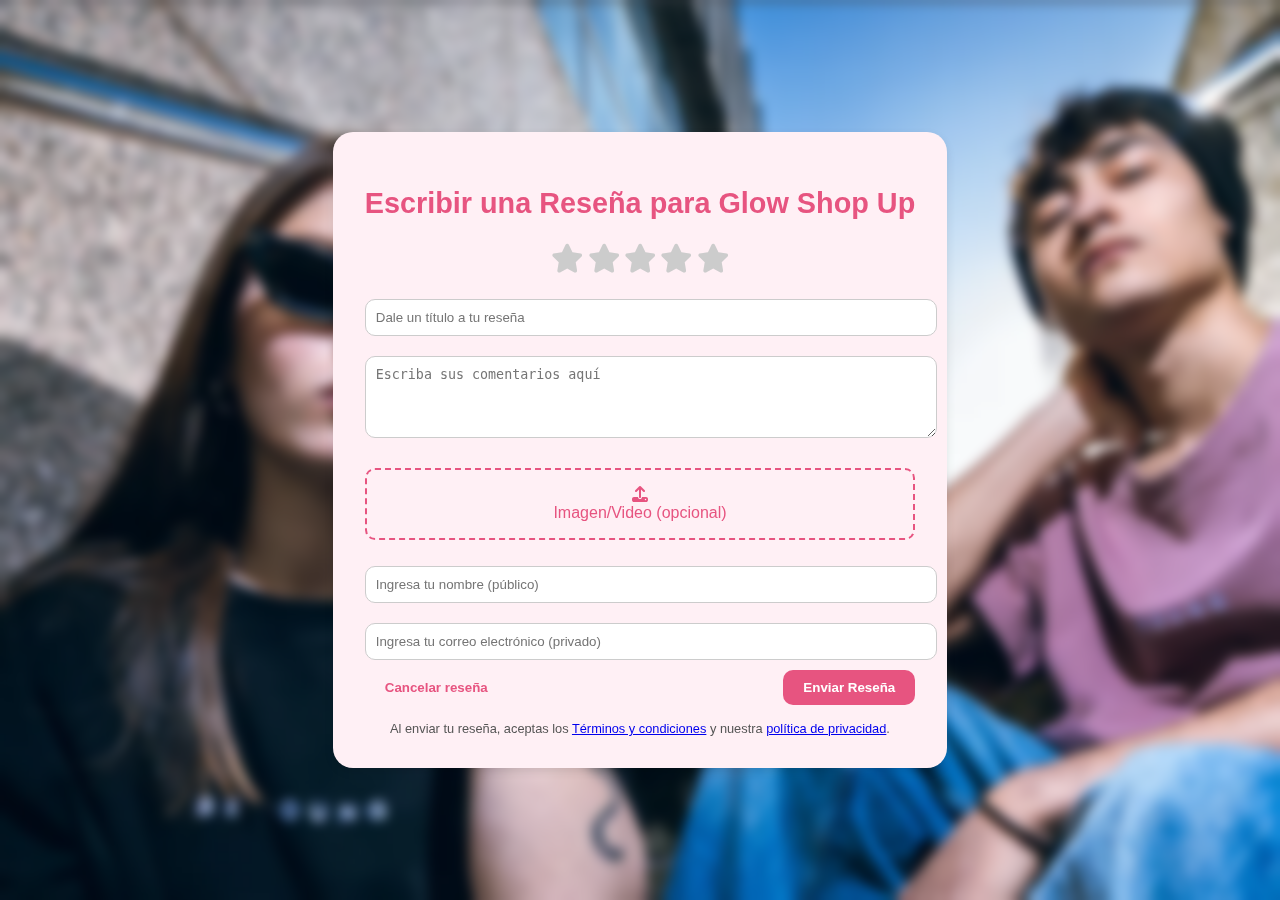
<file: Glow_Show_Up2/reseñas.html>
<!DOCTYPE html>
<html lang="en">
<head>
  <meta charset="UTF-8">
  <meta name="viewport" content="width=device-width, initial-scale=1.0">
  <title>Reseñas</title>
</head>
<body>
  
</body>
</html><link rel="stylesheet" href="https://cdnjs.cloudflare.com/ajax/libs/font-awesome/6.4.0/css/all.min.css"/>

<style>
   body {
      margin: 0;
      font-family: 'Segoe UI', sans-serif;
      background: url('imagenes/fondocarrito.png') no-repeat center center fixed;
      background-size: cover;
      backdrop-filter: blur(6px);
      -webkit-backdrop-filter: blur(6px);
      display: flex;
      justify-content: center;
      align-items: center;
      min-height: 100vh;
    }

  
  .review-form {
    max-width: 600px;
    margin: 2rem auto;
    padding: 2rem;
    background-color: #fff0f5;
    border-radius: 20px;
    box-shadow: 0 4px 10px rgba(0,0,0,0.1);
    font-family: 'Arial', sans-serif;
  }

  .review-form h2 {
    text-align: center;
    margin-bottom: 1.5rem;
    font-size: 1.8rem;
    color: #e75480;
  }

  .stars {
    text-align: center;
    margin-bottom: 1rem;
  }

  .stars i {
    font-size: 1.8rem;
    color: #ccc;
    cursor: pointer;
    transition: color 0.2s;
  }

  .stars i.selected {
    color: #e75480;
  }

  .review-form input,
  .review-form textarea {
    width: 100%;
    padding: 10px;
    margin: 10px 0;
    border: 1px solid #ccc;
    border-radius: 10px;
  }

  .upload-box {
    text-align: center;
    padding: 1rem;
    border: 2px dashed #e75480;
    border-radius: 10px;
    margin: 1rem 0;
    cursor: pointer;
    color: #e75480;
  }

  .review-buttons {
    display: flex;
    justify-content: space-between;
  }

  .review-buttons button {
    padding: 10px 20px;
    border: none;
    border-radius: 10px;
    font-weight: bold;
    cursor: pointer;
  }

  .btn-cancel {
    background-color: transparent;
    border: 2px solid #e75480;
    color: #e75480;
  }

  .btn-submit {
    background-color: #e75480;
    color: white;
  }

  .note {
    font-size: 0.8rem;
    color: #555;
    margin-top: 1rem;
    text-align: center;
  }
</style>

<form class="review-form" action="guardar_resena.php" method="POST" enctype="multipart/form-data">

  
  <h2>Escribir una Reseña para Glow Shop Up</h2>

  <div class="stars" id="star-rating">
    <i class="fas fa-star" data-value="1"></i>
    <i class="fas fa-star" data-value="2"></i>
    <i class="fas fa-star" data-value="3"></i>
    <i class="fas fa-star" data-value="4"></i>
    <i class="fas fa-star" data-value="5"></i>
  </div>

  <input type="hidden" name="rating" id="rating-value">

  <input type="text" name="titulo" placeholder="Dale un título a tu reseña" required>
  <textarea name="comentario" rows="4" placeholder="Escriba sus comentarios aquí" required></textarea>

  <div class="upload-box">
    <label for="archivo">
      <i class="fas fa-upload"></i><br>
      Imagen/Video (opcional)
    </label>
    <input type="file" id="archivo" name="archivo" accept="image/*,video/*" style="display:none;">
  </div>

  <input type="text" name="nombre_publico" placeholder="Ingresa tu nombre (público)" required>
  <input type="email" name="correo" placeholder="Ingresa tu correo electrónico (privado)" required>

  <div class="review-buttons">
    <button type="reset" class="btn-cancel">Cancelar reseña</button>
    <button type="submit" class="btn-submit">Enviar Reseña</button> 
  </div>

  <div class="note">
    Al enviar tu reseña, aceptas los <a href="#">Términos y condiciones</a> y nuestra <a href="#">política de privacidad</a>.
  </div>
</form>

<script>
  const stars = document.querySelectorAll("#star-rating i");
  const ratingValue = document.getElementById("rating-value");

  stars.forEach(star => {
    star.addEventListener("click", () => {
      const val = star.getAttribute("data-value");
      ratingValue.value = val;
      stars.forEach(s => s.classList.remove("selected"));
      for (let i = 0; i < val; i++) {
        stars[i].classList.add("selected");
      }
    });
  });
</script>
</file>
